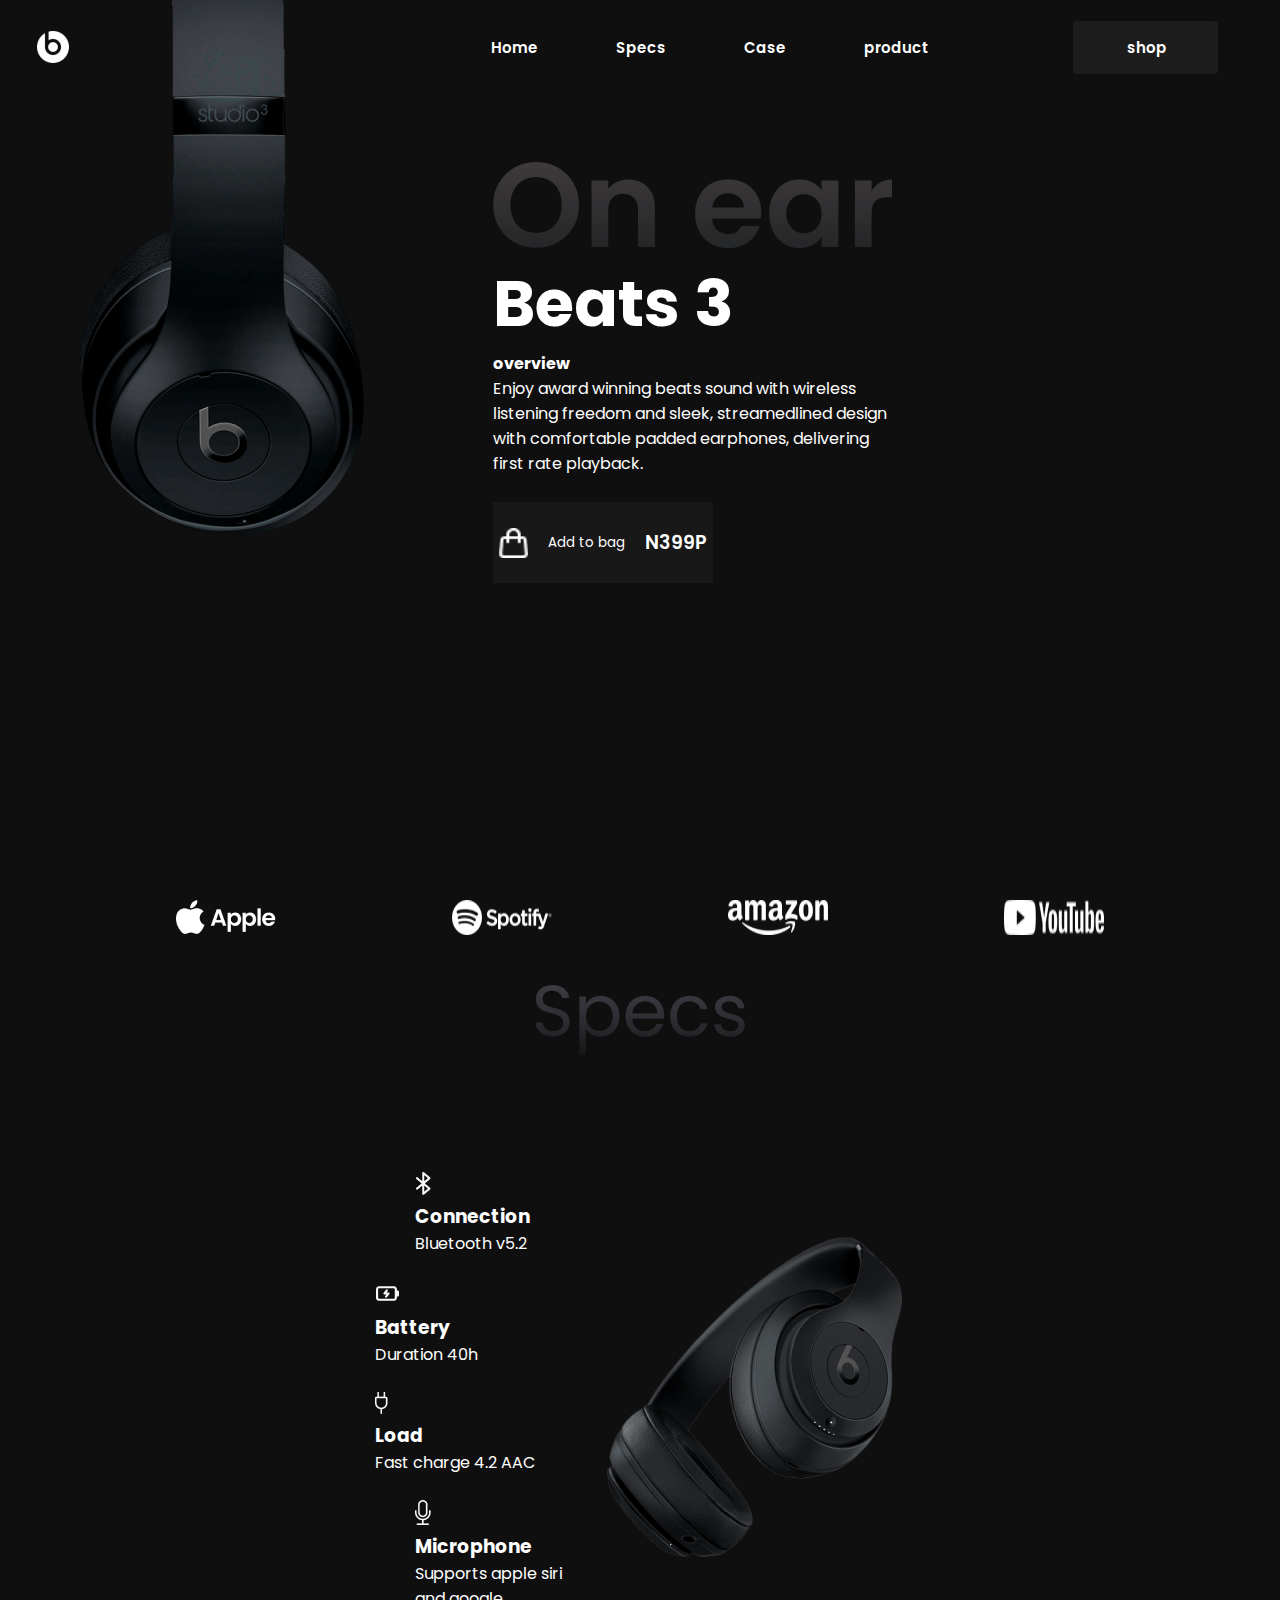
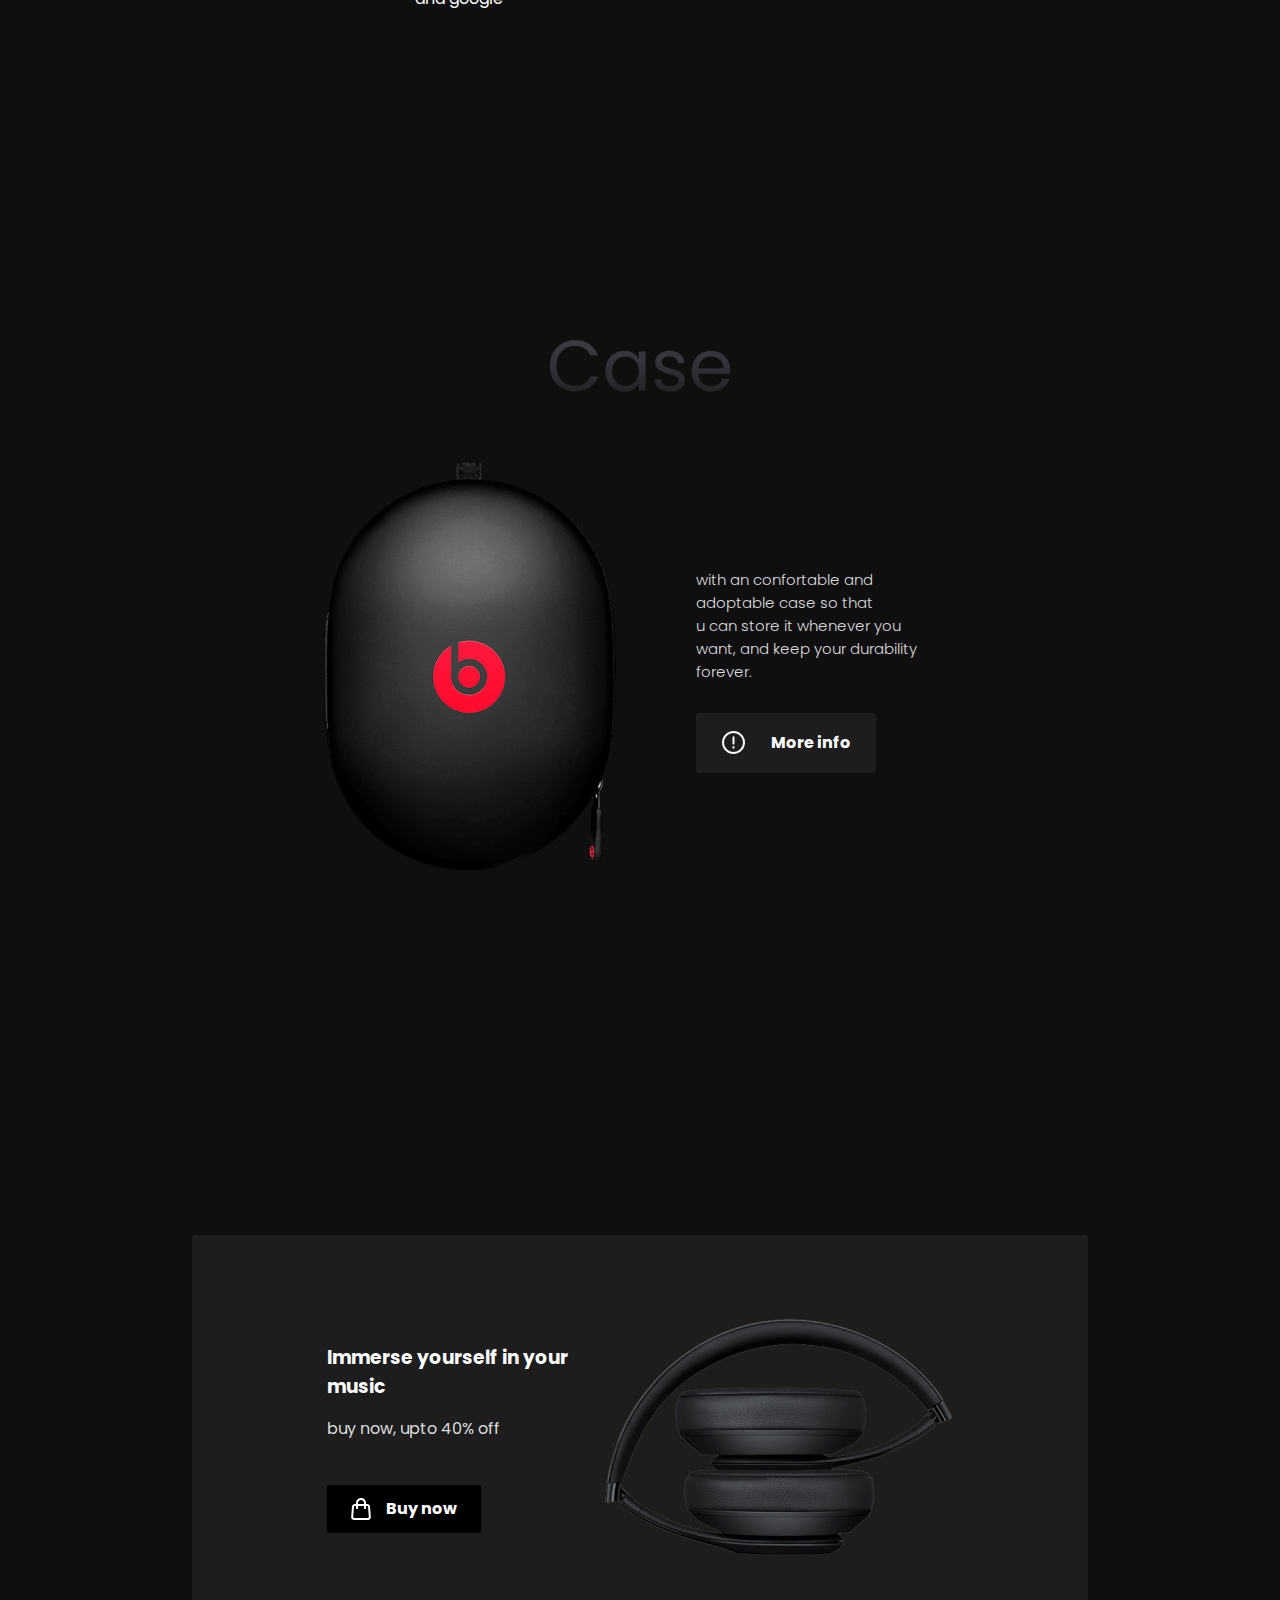
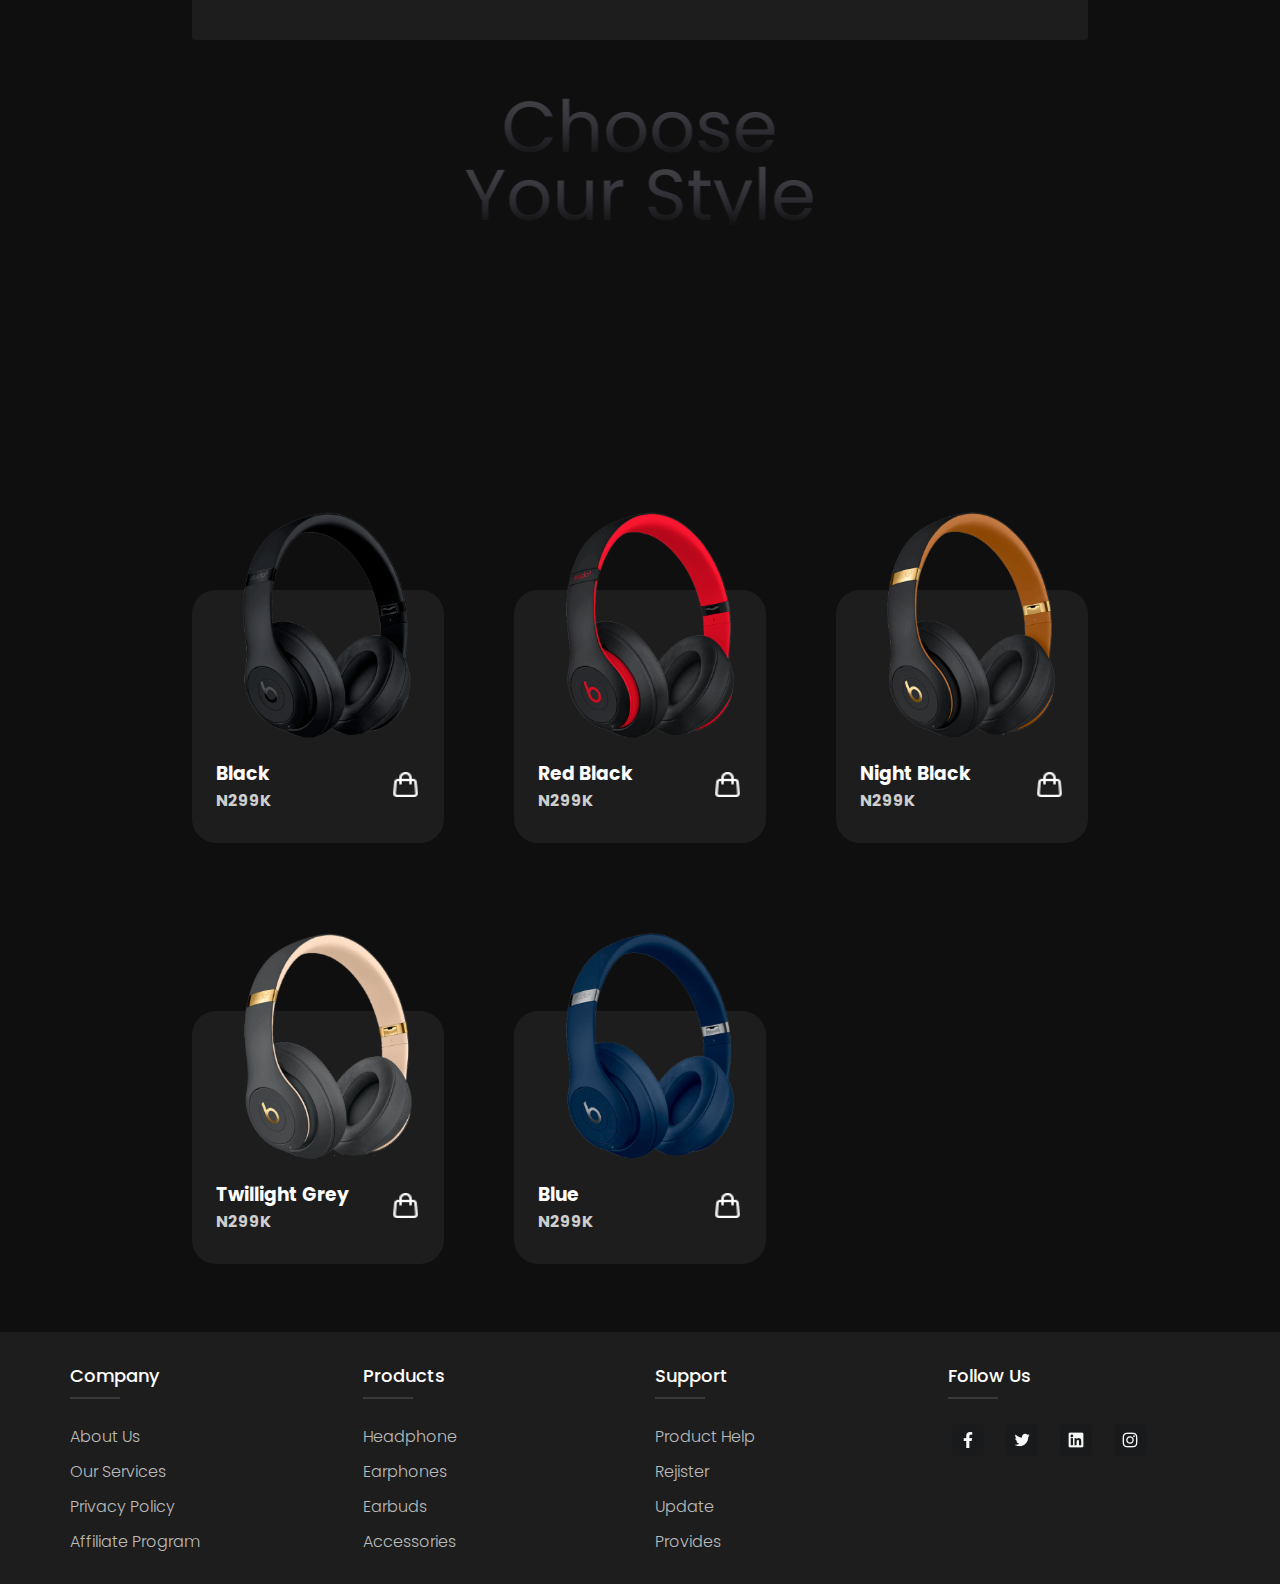
<file: index.html>
<!DOCTYPE html>
<html lang="en">
<head>
    <meta charset="UTF-8">
    <meta name="viewport" content="width=device-width, initial-scale=1.0">
    <title>Beats-enhanc</title>
    <link rel="stylesheet" href="style.css">
    <link rel="preconnect" href="https://fonts.googleapis.com">
<link rel="preconnect" href="https://fonts.gstatic.com" crossorigin>
<link href="https://fonts.googleapis.com/css2?family=Poppins:ital,wght@0,100;0,200;0,300;0,400;0,500;0,600;0,700;0,800;0,900;1,100;1,200;1,300;1,400;1,500;1,600;1,700;1,800;1,900&display=swap" rel="stylesheet">
</head>
<body>
    <nav>
        <div class="logo"><img src="./images/beatsLogo.png" alt="logo"></div>
        <ul>
            <li><a href="#">Home</a></li>
            <li><a href="#">Specs</a></li>
            <li><a href="#">Case</a></li>
            <li><a href="#">product</a></li>
            <li class="shop"><a href="#">shop</a></li>
        </ul>
        <div class="hamburger">
            <span class="bar"></span>
            <span class="bar"></span>
            <span class="bar"></span>
        </div>
    </nav>
    <div class="container">
        <div class="section1">
            <div class="mainset"><img src="./images/mainImage.png" alt="img"></div>
            <div class="written"><img src="./images/onEar.png" alt="">
            <h1>Beats 3</h1>
            <h4>overview</h4>
            <p>Enjoy award winning beats sound with wireless <br>listening freedom and sleek, streamedlined design <br>with comfortable padded earphones, delivering <br>first rate playback.
            </p>
            <button class="btn"><img src="./icon/shoppingBag.png" alt="">Add to bag <p>N399P</p></button>
            </div>
            
        </div>
        <div class="section2">
            <div class="apps">
                <img src="./images/appleLogo.png" alt="">
                <img src="./images/spotifyLogo.png" alt="">
                <img src="./images/amazonLogo.png" alt="">
                <img src="./images/youtubeLogo.png" alt="">
            </div>
            <div class="speces">
                <img src="./icon/specsLogo.png" alt="" srcset="">
             </div>
            <section class="specitem">
                <div class="flexbox1">
                    <div class="specs_data">
                        <img src="./icon/bluetooth.png" alt="#">
                        <h3 class="specs_title">Connection</h3>
                        <span class="subtitle">Bluetooth v5.2</span>
                    </div>
                    <div class="specs_data">
                        <img src="./icon/battery.png" alt="#">
                        <h3 class="specs_title">Battery</h3>
                        <span class="subtitle">Duration 40h</span>
                    </div>
                    <div class="specs_data">
                        <img src="./icon/charger.png" alt="#">
                        <h3 class="specs_title">Load</h3>
                        <span class="subtitle">Fast charge 4.2 AAC</span>
                    </div>
                    <div class="specs_data">
                        <img src="./icon/mic.png" alt="#">
                        <h3 class="specs_title">Microphone</h3>
                        <span class="subtitle">Supports apple siri <br> and google</span>
                    </div>
                </div>
                <div class="headset">
                <img src="./images/specsImage.png" alt="" srcset="">
                </div>
            </section>

            </div>
        <div class="section3">
            <div class="speces">
                <img src="./icon/caseLogo.png" alt="" srcset="">
             </div>
             <div class="casesection">
                <div class="case_img"><img src="./images/caseImage.png" alt="" srcset=""></div>
                <div class="case_data"><h6>with an confortable and <br>adoptable case
                so that <br> u can store it whenever you <br> want, and keep your durability <br>
            forever.</h6>
            <div class="more">
                <img src="./icon/group.png" alt="">
                <h4>More info</h4>
            </div>       
        </div>
             </div>
        </div>
        <div class="section4">
            <div class="buy">
                <div class="buydata">
                    <h3>Immerse yourself in your <br> music</h3>
                    <p>buy now, upto 40% off</p>
                    <div class="buybtn">
                        <img src="./icon/shoppingBag.png" alt="" srcset="">
                        <h4>Buy now</h4>
                    </div>
                </div>
                <div class="compactimg">
                    <img src="./images/buyNowSectionImage.png" alt="">
                </div>
            </div>
            <div class="speces" id="choose_style">
                <img src="./icon/productLogo.png" alt="" srcset="">
             </div>
        </div>
        <div class="section5">
            <div class="product_container">
            <div class="items"><img src="./images/black.png" >
                <div class="price"><h3>Black</h3><h4>N299K</h4></div>
                <div class="shoppingbag"><img src="./icon/shoppingBag.png" alt=""></div>
            </div>
            <div class="items"><img src="./images/redBlack.png" >
                <div class="price"><h3>Red Black</h3><h4>N299K</h4></div>
                <div class="shoppingbag"><img src="./icon/shoppingBag.png" alt=""></div>
            </div>
            <div class="items"><img src="./images/nightBlack.png" >
                <div class="price"><h3>Night Black</h3><h4>N299K</h4></div>
                <div class="shoppingbag"><img src="./icon/shoppingBag.png" alt=""></div></div>
            <div class="items"><img src="./images/twilightGray.png" >
                <div class="price"><h3>Twillight Grey</h3><h4>N299K</h4></div>
                <div class="shoppingbag"><img src="./icon/shoppingBag.png" alt=""></div></div>
            <div class="items"><img src="./images/blue.png" >
                <div class="price"><h3>Blue</h3><h4>N299K</h4></div>
                <div class="shoppingbag"><img src="./icon/shoppingBag.png" alt=""></div></div>
            </div>
        </div>
    </div>
    <footer>
        <footer class="footer">
            <div class="container1">
                <div class="row">
                    <div class="footer-col">
                        <h4>company</h4>
                        <ul>
                            <li><a href="#">about us</a></li>
                            <li><a href="#">our services</a></li>
                            <li><a href="#">privacy policy</a></li>
                            <li><a href="#">affiliate program</a></li>
                        </ul>
                    </div>
                    <div class="footer-col">
                        <h4>Products</h4>
                        <ul>
                            <li><a href="#">Headphone</a></li>
                            <li><a href="#">Earphones</a></li>
                            <li><a href="#">Earbuds</a></li>
                            <li><a href="#">Accessories</a></li>
                        </ul>
                    </div>
                    <div class="footer-col">
                        <h4>Support</h4>
                        <ul>
                            <li><a href="#">Product Help</a></li>
                            <li><a href="#">Rejister</a></li>
                            <li><a href="#">Update</a></li>
                            <li><a href="#">provides</a></li>
                        </ul>
                    </div>
                    <div class="footer-col">
                        <h4>follow us</h4>
                        <div class="social-links">
                            <a href="#"><img src="./icon/facebook.png" alt="" srcset=""></i></a>
                            <a href="#"><img src="./icon/twitter.png" alt="" srcset=""></i></a>
                            <a href="#"><img src="./icon/linkedin.png" alt="" srcset=""></i></a>
                            <a href="#"><img src="./icon/instagram.png" alt="" srcset=""></i></a>
                        </div>
                    </div>
                </div>
            </div>
       </footer>
    </footer>
</body>
</html>
</file>
<file: style.css>
*{
    margin: 0;
    padding: 0;
    box-sizing: border-box;
    font-family: "Poppins", sans-serif;
}
.body{
    max-width: 1400px;
}
nav{
    background-color:#0f0f0f; 
    position: fixed;
    margin-top: 0px;
    left: 0;
    width: 100%;
    height: 70px;
    top: 0px;
    z-index: 2;
}
nav ul{
    display: flex;  
    display: flex;
    justify-content: flex-end;
    position: absolute;
    right: 10%;
    top: 21px;
    gap: 78px;
    align-items: center;
    font-size: 15px;
    font-weight: 600;
}
nav ul li {
    list-style: none;
}
nav ul li a{
  color: #fff;
  text-decoration: none;
}
li.shop{
    position: relative;
    left: 10%;
    background-color: #1d1d1d;
    height: -28px;
    padding: 15px 51px 15px 54px;
    border-radius: 4px;
    cursor: pointer;
}

.hamburger{
    display: none;
}
.bar{
    display: block;
    width: 25px;
    height: 3px;
    margin: 5px auto;
    -webkit-transition: all 0.3s ease-in-out;
    transition: all 0.3s ease-in-out;
    background-color: #fff;
    border-radius: 2px;
}
@media(max-width:1045px){
    .mainset{
        position: absolute;
        left: 1px;
        height: 1px;
        width: 1px;

    }
   .mainset img{ 
    left: 2px;
    position: absolute;
    left: -50px;
    top: 17px;
    }
    .hamburger{
    display: block;
    position: fixed;
    top: 33px;
    right: 20px 
    }
    nav ul{
        display: none;
    }
    
}
@media only screen and (max-width:1016px){
   .written{
    margin-left:-29.5%;
    width: 90%;
    z-index: 3;
   }
   .written img{
    width: 270px;
   }

}






.logo{
    position: absolute;
    top: 31px;
    left: 37px 
}
.section1{
    height: 100vh;
    background-color: #0f0f0f;
}
.mainset{
    z-index: 2;
    position: absolute;
    top: -160px;
    left: 72px;                   
    
}
.written{
    position: absolute;
    left: 38.5%;
    height: 75%;
    /*width: 58.5%;*/
    top: 18%;
    color: #fff;
}
.written h1{
    font-size: 4rem;
    font-weight: 700;
}
written p{
    position: relative;
    top:33px;
    line-height: 28px;
}
.btn{
    height: 12%;
    width: 55%;
    align-items: center;
    display: flex;
    align-items: center;
    justify-content: center;
    gap: 20px;
    color: white;
    background-color: #181818;
    border: none;
    cursor: pointer;
    position: relative;
    top: 26px;
}
.btn p{
    font-size: 19px;
    font-weight: 600;
}
.btn img{
    height: 30px;
    width: 29px;
}

.section2{
    height: 110vh;
    background-color: #0f0f0f;
}
.apps{
    display: flex;
    flex-direction: row;
    justify-content: space-evenly;;
}
@media only screen and (max-width:450px){
    .apps img{
        width: 50px;
        height: 20px;
    }
    .btn{
        width: 92%;
    }
}
.speces{
    position: absolute;
    left: 50%;
    transform: translate(-50%);
    margin-top: 50px;
}

@media only screen and (max-width:950px){
    .section1{
        height: 90vh;
    }
}
.specitem{
    display: flex;
    flex-direction: row;
    color: #fff;
    position: absolute;
    top: 130%;
    column-gap: 30px;
    margin-left: 50%;
    transform: translate(-50%, 1px);

}
.flexbox1{
    display: flex;
    flex-direction: column;
    row-gap: 25px;
    width: 200px
}
.headset img{
    margin-top: 64px;
}

.specs_data:nth-child(1),
.specs_data:nth-child(4){
    margin-left: 40px;
}
@media only screen and (max-width:660px){
    .headset img{
        max-width: 150px;
        margin-left: -20%;
        margin-top: 78%;  
    }
    .specitem{
        column-gap: 0px;
        top:117%;
        left: 13px;
    }
}

.section3{
    height: 100vh;
    background-color: #0f0f0f;
}

.casesection{
    display: flex;
    flex-direction: row;
    color: #fff;
    column-gap: 76px;
    margin-left: 50%;
    transform: translate(-50%, 1px);
    padding-top: 13%;
}
.case_data{
    width: 150%;
    display: flex;
    flex-direction: column;
    justify-content: center;
    gap: 30px;
}
.case_data h6{
    font-size: 15px;
    font-weight: 300;
    color: gainsboro;
}
.more{
    background: #1d1d1d;
    height: 30pxp;
    height: 60px;
    width: 180px;
    display: flex;
    flex-direction: row;
    gap: 26px;
    justify-content: center;
    align-items: center;
    border-radius: 4px;
    cursor: pointer;
}
@media only screen and (max-width:740px){
    .casesection{
    flex-direction: column;
    }
    .case_img img{
        width: 190px;
    }
    .casesection{
        padding-top: 30%;
    }

}
.section4{
    height: 100vh;
    background-color: #0f0f0f;
}

.buy{
    display: flex;
    flex-direction: row;
    align-items: center;
    justify-content: center;
    top: 5%;
    height: 45%;
    width: 70%;
    position: relative;
    background-color: #1d1d1d;
    margin-left: 15%;
    margin-right: 19%;
    border-radius: 4px;
    color: #fff;
    gap: 35px;
    margin-bottom: 50px;
}
.compactimg img{
max-width: 100%;
}

.buy p{
    color: gainsboro;
    margin-top: 15px;
}
.buybtn{
    background: #000;
    height: 48px;
    width: 64%;
    display: flex;
    align-items: center;
    justify-content: center;
    gap: 15px;
    margin-top: 44px;
    border-radius: 2px;
}
.compactimg{
    display: flex;
    justify-content: center;
 
}
@media only screen and (max-width:884px){
    .buy{
    flex-direction: column;
    height: 70%;
    }
    .buybtn{
        margin-left: 40px;
    }
}
.section5{
    height: auto;
    background-color: #0f0f0f;
}

.product_container{
    position: relative;
    width: 70%;
    height: auto;
    left: 50%;
    transform: translate(-50%);
    display: grid;
    grid-template-columns: repeat(auto-fill, minmax(200px,1fr));
    grid-column-gap: 70px;
    grid-auto-rows: minmax(100px,auto);
    grid-auto-columns: minmax(100px,auto);
    top: 100px;
}

.items{
    height: 60%;
    background-color: #1d1d1d;
    border: 15px;
    border-radius: 24px;
}

.items img{
    height: 90%;
    position: relative;
    top: -35%;
    margin-left: 16%;
    transform: translate(10px, 10px);
}

.price{
    position: relative;
    top: -26%;
    left: 24px;
}
.price h3{
    color: #fff;
}
.price h4{
    color: #cecece;
}
.shoppingbag img{
    height: 25px;
    width: 25px;
}
.shoppingbag{
    position: relative;
    width: 10px;
    top: -46%;
    left: 75%;
}


.container1{
	max-width: 1170px;
	margin:auto;
}
.row{
	display: flex;
	flex-wrap: wrap;
}
ul{
	list-style: none;
}
.footer{
	background-color: #1d1d1d;
    padding: 30px 0;
}
.footer-col{
   width: 25%;
   padding: 0 15px;
}
.footer-col h4{
	font-size: 18px;
	color: #ffffff;
	text-transform: capitalize;
	margin-bottom: 35px;
	font-weight: 500;
	position: relative;
}
.footer-col h4::before{
	content: '';
	position: absolute;
	left:0;
	bottom: -10px;
	background-color: #3a3939;
	height: 2px;
	box-sizing: border-box;
	width: 50px;
}
.footer-col ul li:not(:last-child){
	margin-bottom: 10px;
}
.footer-col ul li a{
	font-size: 16px;
	text-transform: capitalize;
	color: #ffffff;
	text-decoration: none;
	font-weight: 300;
	color: #bbbbbb;
	display: block;
	transition: all 0.3s ease;
}
.footer-col ul li a:hover{
	color: #ffffff;
	padding-left: 8px;
}
.footer-col .social-links a{
	display: inline-block;
	height: 40px;
	width: 40px;
	margin:0 10px 10px 0;
	text-align: center;
	transition: all 0.5s ease;
}
/*responsive*/
@media(max-width: 767px){
  .footer-col{
    width: 50%;
    margin-bottom: 30px;
}
}
@media(max-width: 574px){
  .footer-col{
    width: 100%;
}
}
@media only screen and (max-width:395px){
    .mainset{
        left: 37px;
    }

    #choose_style{
        max-width: 270px
    }
    #choose_style img{
        max-width: 286px
    }

    .headset{
        margin-left: -78px;
    }
    .headset img{
        margin-left: -9%;
        margin-top: 65%;
    }
}
</file>
